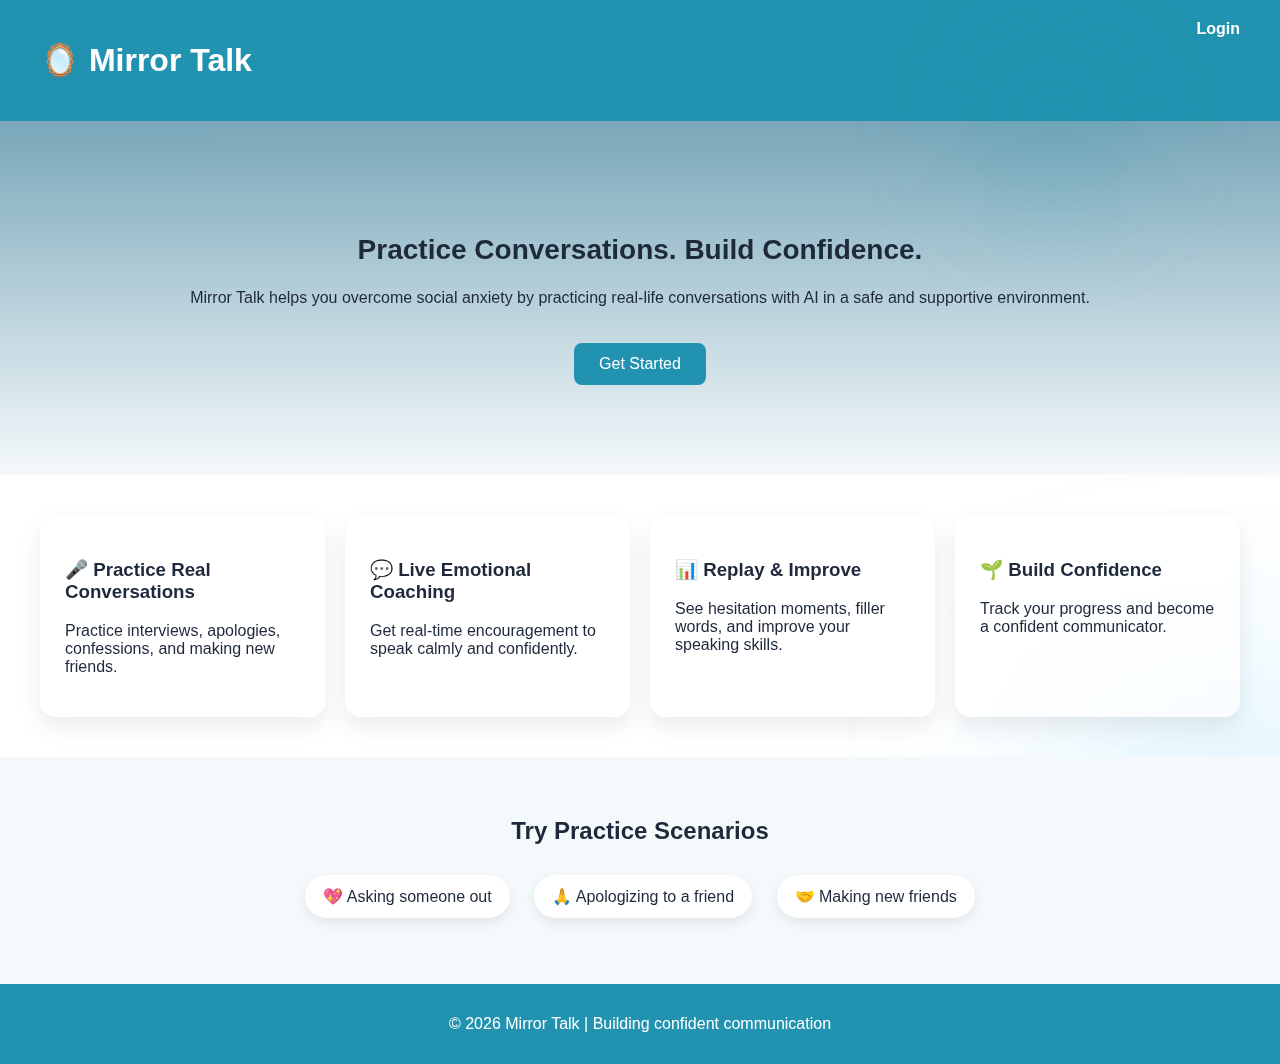
<file: index.html>
<!DOCTYPE html>
<html lang="en">
<head>
    <meta charset="UTF-8">
    <title>Mirror Talk</title>
    <link rel="stylesheet" href="styleindex.css">
</head>
<body>

<header>
    <h1>🪞 Mirror Talk</h1>
    <nav>
        <a href="login.html">Login</a>
    </nav>
</header>

<section class="hero">
    <h2>Practice Conversations. Build Confidence.</h2>
    <p>
        Mirror Talk helps you overcome social anxiety by practicing real-life conversations
        with AI in a safe and supportive environment.
    </p>
    <a href="practice.html" class="btn">Get Started</a>
</section>

<section class="features">

    <div class="card">
        <h3>🎤 Practice Real Conversations</h3>
        <p>Practice interviews, apologies, confessions, and making new friends.</p>
    </div>

    <div class="card">
        <h3>💬 Live Emotional Coaching</h3>
        <p>Get real-time encouragement to speak calmly and confidently.</p>
    </div>

    <div class="card">
        <h3>📊 Replay & Improve</h3>
        <p>See hesitation moments, filler words, and improve your speaking skills.</p>
    </div>

    <div class="card">
        <h3>🌱 Build Confidence</h3>
        <p>Track your progress and become a confident communicator.</p>
    </div>

</section>

<section class="scenarios">
    <h2>Try Practice Scenarios</h2>
    <ul>
        <li>💖 Asking someone out</li>
        <li>🙏 Apologizing to a friend</li>
        <li>🤝 Making new friends</li>
    </ul>
</section>

<footer>
    <p>© 2026 Mirror Talk | Building confident communication</p>
</footer>

</body>
</html>
</file>
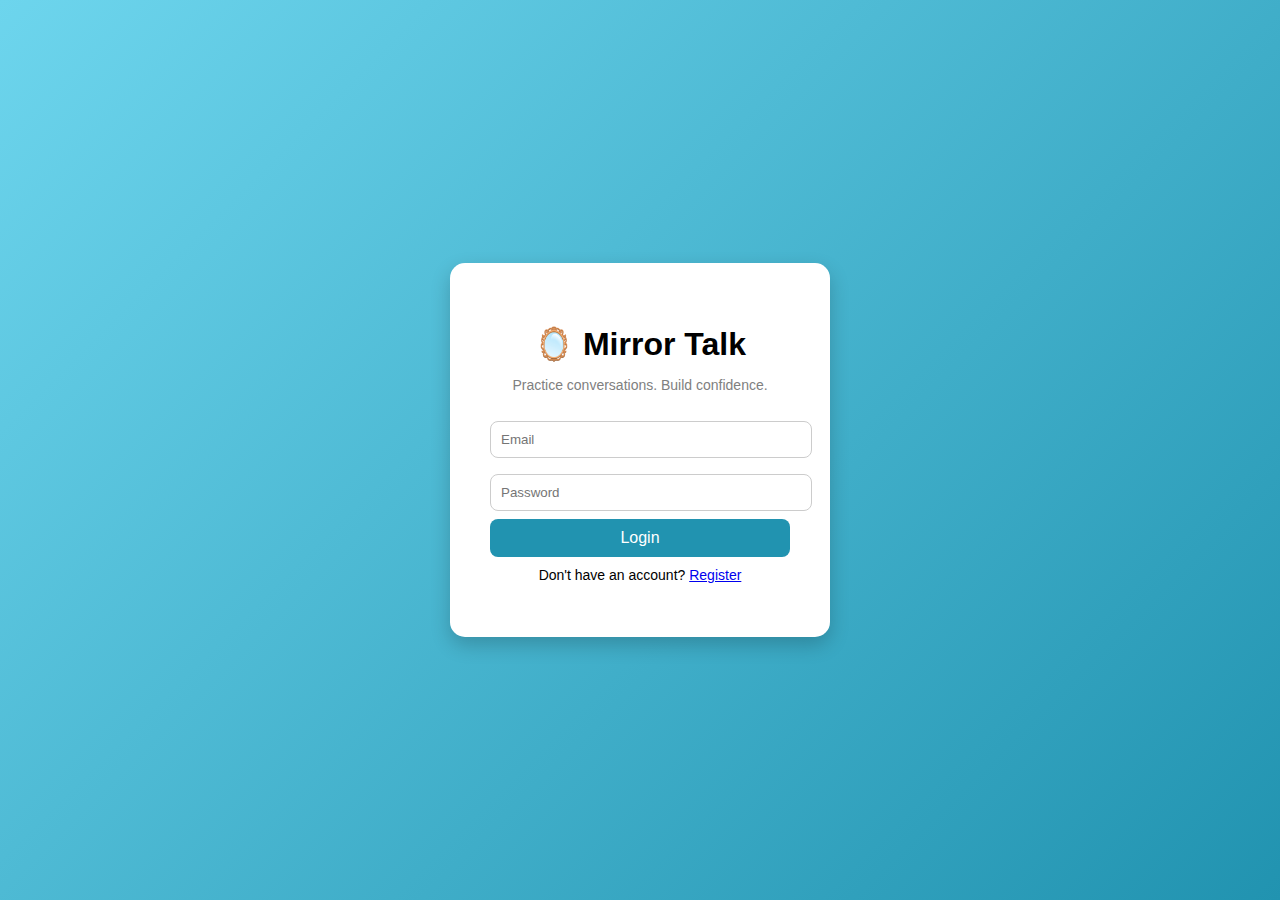
<file: login.html>
<!DOCTYPE html>
<html lang="en">
<head>
    <meta charset="UTF-8">
    <title>Mirror Talk Login</title>
    <link rel="stylesheet" href="style.css">
</head>
<body>

<div class="container">
    <h1>🪞 Mirror Talk</h1>
    <p class="tagline">Practice conversations. Build confidence.</p>

    <form id="loginForm">
        <input type="email" placeholder="Email" required>
        <input type="password" placeholder="Password" required>
        <button type="submit">Login</button>
    </form>

    <p class="register">
        Don't have an account? <a href="#">Register</a>
    </p>
</div>

<script>
document.getElementById("loginForm").addEventListener("submit", function(e){
    e.preventDefault(); 
    
    window.location.href = "index.html";
});
</script>


</body>
</html>
</file>
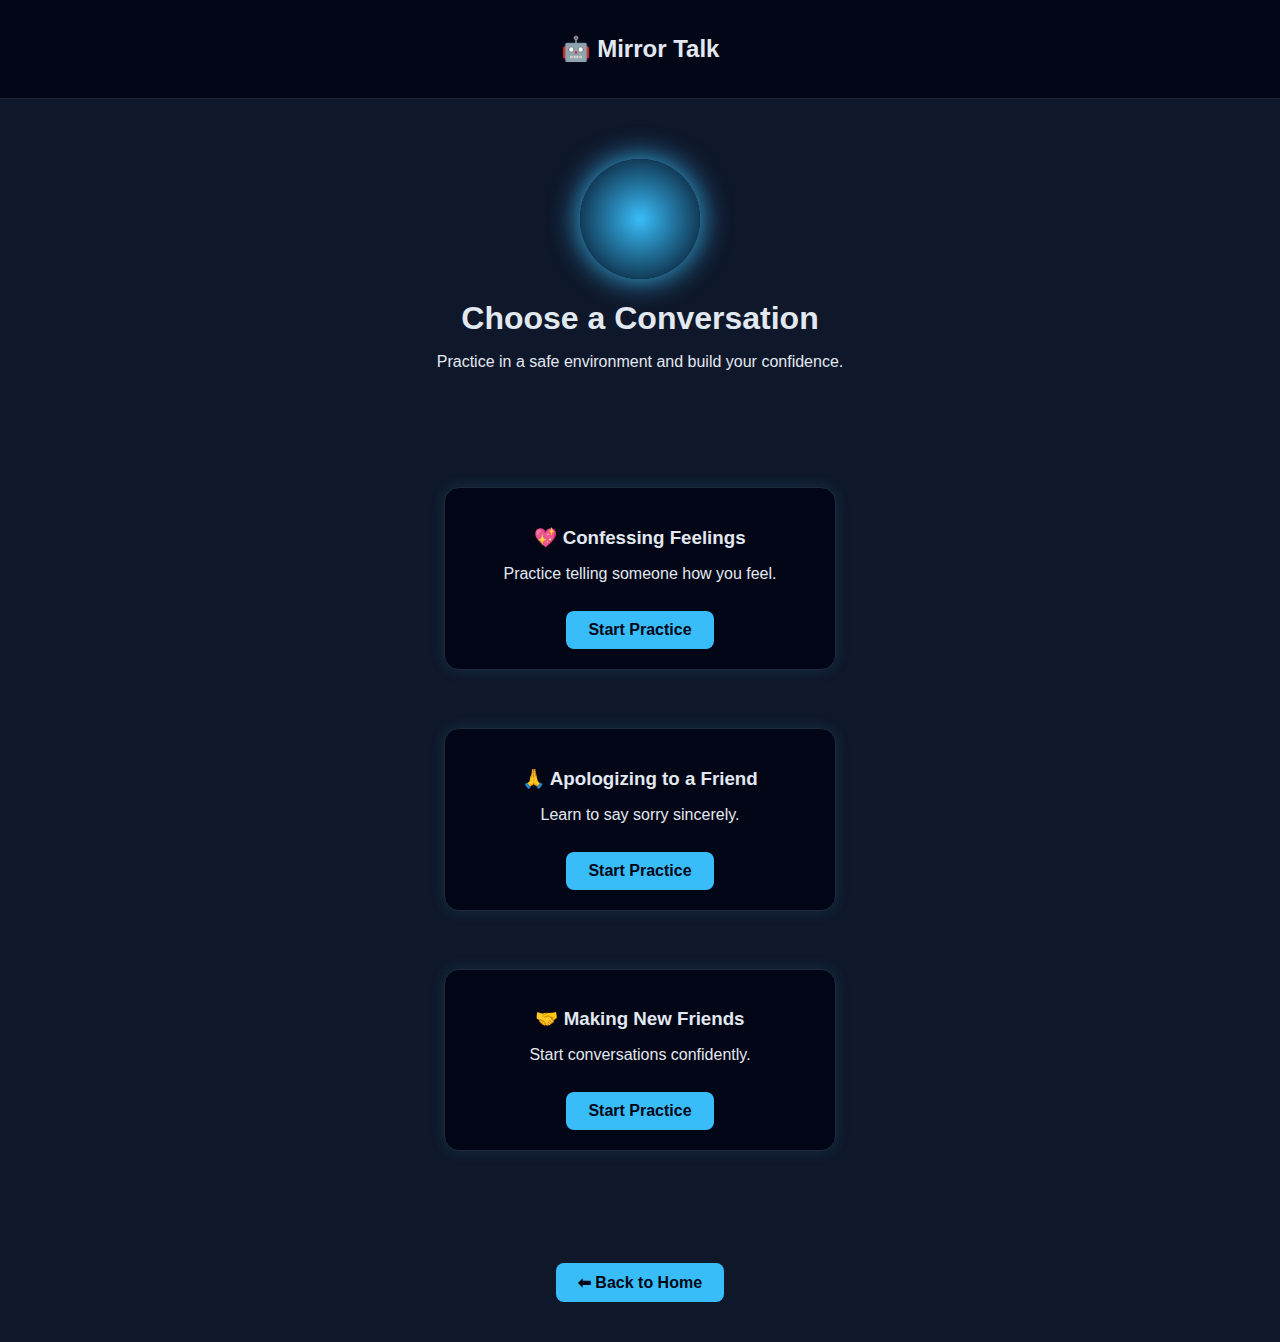
<file: practice.html>
<!DOCTYPE html>
<html lang="en">
<head>
    <meta charset="UTF-8">
    <title>Practice Conversations</title>
    <link rel="stylesheet" href="stylepractice.css">
</head>
<body>

<header>
    <h2>🤖 Mirror Talk</h2>
</header>

<section class="section">

    <div class="robot-circle"></div>

    <h1>Choose a Conversation</h1>
    <p>Practice in a safe environment and build your confidence.</p>

</section>

<section class="section">

    <div class="card">
        <h3>💖 Confessing Feelings</h3>
        <p>Practice telling someone how you feel.</p>
       <a href="session.html" class="btn">Start Practice</a>

    </div>

    <br>

    <div class="card">
        <h3>🙏 Apologizing to a Friend</h3>
        <p>Learn to say sorry sincerely.</p>
      <a href="session.html" class="btn">Start Practice</a>

    </div>

    <br>

    <div class="card">
        <h3>🤝 Making New Friends</h3>
        <p>Start conversations confidently.</p>
     <a href="session.html" class="btn">Start Practice</a>

    </div>

</section>

<section class="section">
    <a href="index.html" class="btn">⬅ Back to Home</a>
</section>

</body>
</html>
</file>
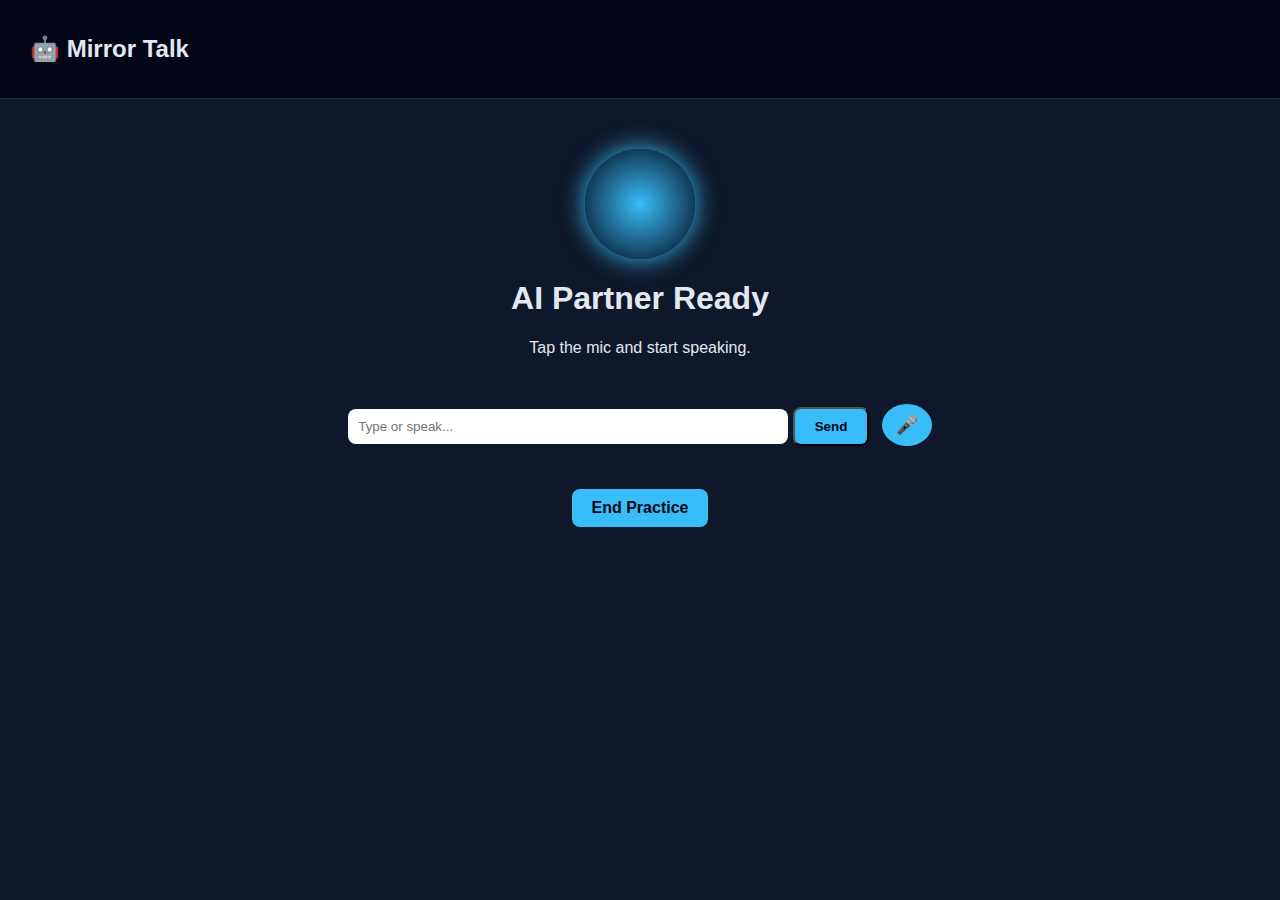
<file: session.html>
<!DOCTYPE html>
<html lang="en">
<head>
<meta charset="UTF-8">
<title>Conversation Practice</title>
<link rel="stylesheet" href="stylesession.css">
</head>
<body>

<header>
    <h2>🤖 Mirror Talk</h2>
</header>

<section class="section">

    <div class="robot-circle"></div>
    <h1>AI Partner Ready</h1>
    <p>Tap the mic and start speaking.</p>

    <div class="chat-box" id="chatBox"></div>

    <input type="text" id="userInput" placeholder="Type or speak..." 
           style="width:60%; padding:10px; border-radius:8px; border:none;">

    <button onclick="sendMessage()" class="btn">Send</button>

    <!-- 🎤 Microphone button -->
    <button onclick="startListening()" class="mic-btn">🎤</button>

    <br><br>
    <a href="practice.html" class="btn">End Practice</a>

</section>

<script>
function sendMessage() {
    const input = document.getElementById("userInput");
    const message = input.value.trim();
    if(message === "") return;

    addMessage(message, "user");
    input.value = "";

    const reply = getAIResponse(message);
    setTimeout(() => {
        addMessage(reply, "ai");
        speak(reply);
    }, 500);
}

function addMessage(text, sender) {
    const chatBox = document.getElementById("chatBox");
    const msgDiv = document.createElement("div");
    msgDiv.className = "message " + sender;
    msgDiv.innerText = text;
    chatBox.appendChild(msgDiv);
    chatBox.scrollTop = chatBox.scrollHeight;
}

// 🎤 Speech Recognition
function startListening() {
    const recognition = new (window.SpeechRecognition || window.webkitSpeechRecognition)();
    recognition.lang = "en-US";

    recognition.start();

    recognition.onresult = function(event) {
        const speechText = event.results[0][0].transcript;
        document.getElementById("userInput").value = speechText;
        sendMessage();
    };

    recognition.onerror = function() {
        alert("Mic not detected. Please allow microphone access.");
    };
}

// AI responses
// AI responses
function getAIResponse(msg) {
    msg = msg.toLowerCase();

    // 💖 Confessing feelings
    if(msg.includes("like someone") || msg.includes("confess") || msg.includes("tell someone i like"))
        return "Be honest and simple. You can say, 'I enjoy spending time with you and I wanted to share how I feel.'";

    if(msg.includes("express feelings"))
        return "Speak from the heart and keep it simple. Honest words create genuine connections.";

    // 🙏 Apologizing to a friend
    if(msg.includes("apologize") || msg.includes("sorry") || msg.includes("hurt my friend"))
        return "A sincere apology includes taking responsibility and expressing regret. You can say, 'I’m really sorry for what I did. I value our friendship.'";

    if(msg.includes("fight with my friend"))
        return "Try saying, 'I didn’t mean to hurt you. Our friendship is important to me and I want to fix things.'";

    // 🤝 Making friends
    if(msg.includes("make friends"))
        return "Start with a smile and ask simple questions like where are you from or what do you enjoy doing.";

    if(msg.includes("first meeting"))
        return "You can ask what they like to do in their free time or how they know the host.";

    // 😰 Nervousness
    if(msg.includes("nervous"))
        return "It's normal to feel nervous. Take a slow breath and speak slowly. You are doing great.";

    // 💬 Starting conversation
    if(msg.includes("start conversation"))
        return "Try saying hello and asking how their day has been. Simple open questions work best.";

    // 👋 Greetings
    if(msg.includes("hello") || msg.includes("hi"))
        return "Hello! I'm here to help you practice conversations.";

    return "That’s a great question! Try asking open-ended questions and listen actively.";
}



function speak(text) {
    const speech = new SpeechSynthesisUtterance(text);
    speech.rate = 1;
    speech.pitch = 1;
    speechSynthesis.speak(speech);
}
</script>

</body>
</html>
</file>
<file: styleindex.css>
body {
    margin: 0;
    font-family: 'Segoe UI', sans-serif;
    color: #1e293b;

    background:
        linear-gradient(rgba(255,255,255,0.92), rgba(255,255,255,0.92)),
        url("https://www.shutterstock.com/image-vector/abstract-people-silhouettes-transparent-vector-600nw-2460243281.jpg");

    background-size: cover;
}


header {
    display: flex;
    justify-content: space-between;
    padding: 20px 40px;
    background: #2193b0;
    color: white;
}

header a {
    color: white;
    text-decoration: none;
    font-weight: bold;
}

.hero {
    text-align: center;
    padding: 90px 20px;

    background:
      linear-gradient(rgba(114, 162, 181, 0.95), rgba(244,249,251,0.95)),
      url("https://www.shutterstock.com/image-vector/abstract-people-silhouettes-transparent-vector-600nw-2460243281.jpg");
}


.hero h2 {
    font-size: 28px;
}

.btn {
    display: inline-block;
    margin-top: 20px;
    padding: 12px 25px;
    background: #2193b0;
    color: white;
    border-radius: 8px;
    text-decoration: none;
}

.features {
    display: grid;
    grid-template-columns: repeat(auto-fit, minmax(220px, 1fr));
    gap: 20px;
    padding: 40px;
}

.card {
    background: rgba(255, 255, 255, 0.7);
    backdrop-filter: blur(12px);
    border-radius: 16px;
    padding: 25px;
    box-shadow: 0 10px 25px rgba(0,0,0,0.08);
    transition: 0.3s;
}

.card:hover {
    transform: translateY(-6px);
}


.scenarios {
    text-align: center;
    padding: 40px;
    background: #f4f9fb;
}

footer {
    text-align: center;
    padding: 15px;
    background: #2193b0;
    color: white;
}

body::before,
body::after {
    content: "";
    position: fixed;
    width: 350px;
    height: 350px;
    background: rgba(56, 189, 248, 0.15);
    filter: blur(100px);
    z-index: -1;
}

body::before {
    top: -100px;
    left: -100px;
}

body::after {
    bottom: -120px;
    right: -120px;
}

.scenarios ul {
    list-style: none;
    padding: 0;
}

.scenarios li {
    background: white;
    display: inline-block;
    margin: 10px;
    padding: 12px 18px;
    border-radius: 30px;
    box-shadow: 0 5px 12px rgba(0,0,0,0.08);
}

.hero::after {
    content: "";
    position: absolute;
    width: 200px;
    height: 200px;
    background: rgba(33,147,176,0.15);
    border-radius: 50%;
    top: 20px;
    right: 10%;
    filter: blur(50px);
}
</file>
<file: style.css>
body {
    margin: 0;
    font-family: Arial, sans-serif;
    background: linear-gradient(135deg, #6dd5ed, #2193b0);
    height: 100vh;
    display: flex;
    justify-content: center;
    align-items: center;
}

.container {
    background: white;
    padding: 40px;
    border-radius: 15px;
    text-align: center;
    width: 300px;
    box-shadow: 0 8px 20px rgba(0,0,0,0.2);
}

h1 {
    margin-bottom: 5px;
}

.tagline {
    font-size: 14px;
    color: gray;
    margin-bottom: 20px;
}

input {
    width: 100%;
    padding: 10px;
    margin: 8px 0;
    border-radius: 8px;
    border: 1px solid #ccc;
}

button {
    width: 100%;
    padding: 10px;
    background: #2193b0;
    color: white;
    border: none;
    border-radius: 8px;
    font-size: 16px;
    cursor: pointer;
}

button:hover {
    background: #176d86;
}

.register {
    margin-top: 10px;
    font-size: 14px;
}
</file>
<file: stylepractice.css>
body {
    margin: 0;
    font-family: 'Segoe UI', sans-serif;
    background: #0f172a;
    color: #e2e8f0;
}

header {
    background: #020617;
    padding: 15px 30px;
    text-align: center;
    border-bottom: 1px solid #1e293b;
}

.section {
    text-align: center;
    padding: 40px 20px;
}


.robot-circle {
    width: 120px;
    height: 120px;
    border-radius: 50%;
    background: radial-gradient(circle, #38bdf8, #020617);
    margin: 20px auto;
    box-shadow: 0 0 30px #38bdf8;
}


.card {
    background: #020617;
    border: 1px solid #1e293b;
    border-radius: 15px;
    padding: 20px;
    max-width: 350px;
    margin: 20px auto;
    box-shadow: 0 0 15px rgba(56,189,248,0.15);
    transition: 0.3s;
}

.card:hover {
    transform: translateY(-5px);
    box-shadow: 0 0 25px rgba(56,189,248,0.4);
}


h1 {
    margin-bottom: 10px;
}

h3 {
    margin-bottom: 5px;
}


.btn {
    display: inline-block;
    margin-top: 12px;
    padding: 10px 22px;
    background: #38bdf8;
    color: #020617;
    text-decoration: none;
    border-radius: 8px;
    font-weight: bold;
    transition: 0.3s;
}

.btn:hover {
    background: #0ea5e9;
}


.back-btn {
    margin-top: 30px;
}

@media (max-width: 500px) {
    .card {
        width: 90%;
    }

    .robot-circle {
        width: 90px;
        height: 90px;
    }
}
</file>
<file: stylesession.css>
body {
    margin: 0;
    font-family: 'Segoe UI', sans-serif;
    background: #0f172a;
    color: #e2e8f0;
}


header {
    background: #020617;
    padding: 15px 30px;
    border-bottom: 1px solid #1e293b;
}


.section {
    max-width: 700px;
    margin: auto;
    padding: 30px 20px;
    text-align: center;
}

.robot-circle {
    width: 110px;
    height: 110px;
    border-radius: 50%;
    background: radial-gradient(circle, #38bdf8, #020617);
    margin: 20px auto;
    box-shadow: 0 0 25px #38bdf8;
}


.chat-box {
    margin-top: 25px;
    text-align: left;
}

.message {
    padding: 12px 16px;
    border-radius: 12px;
    margin: 10px 0;
    max-width: 75%;
}

.user {
    background: #1e293b;
    margin-left: auto;
}


.ai {
    background: #38bdf8;
    color: #020617;
}

.audio-btn {
    margin-top: 6px;
    background: none;
    border: none;
    color: #020617;
    font-size: 14px;
    cursor: pointer;
}


.btn {
    display: inline-block;
    margin-top: 25px;
    padding: 10px 20px;
    background: #38bdf8;
    color: #020617;
    border-radius: 8px;
    text-decoration: none;
    font-weight: bold;
}

.mic-btn {
    margin-left: 8px;
    padding: 10px 14px;
    font-size: 18px;
    border-radius: 50%;
    border: none;
    background: #38bdf8;
    cursor: pointer;
}
</file>
